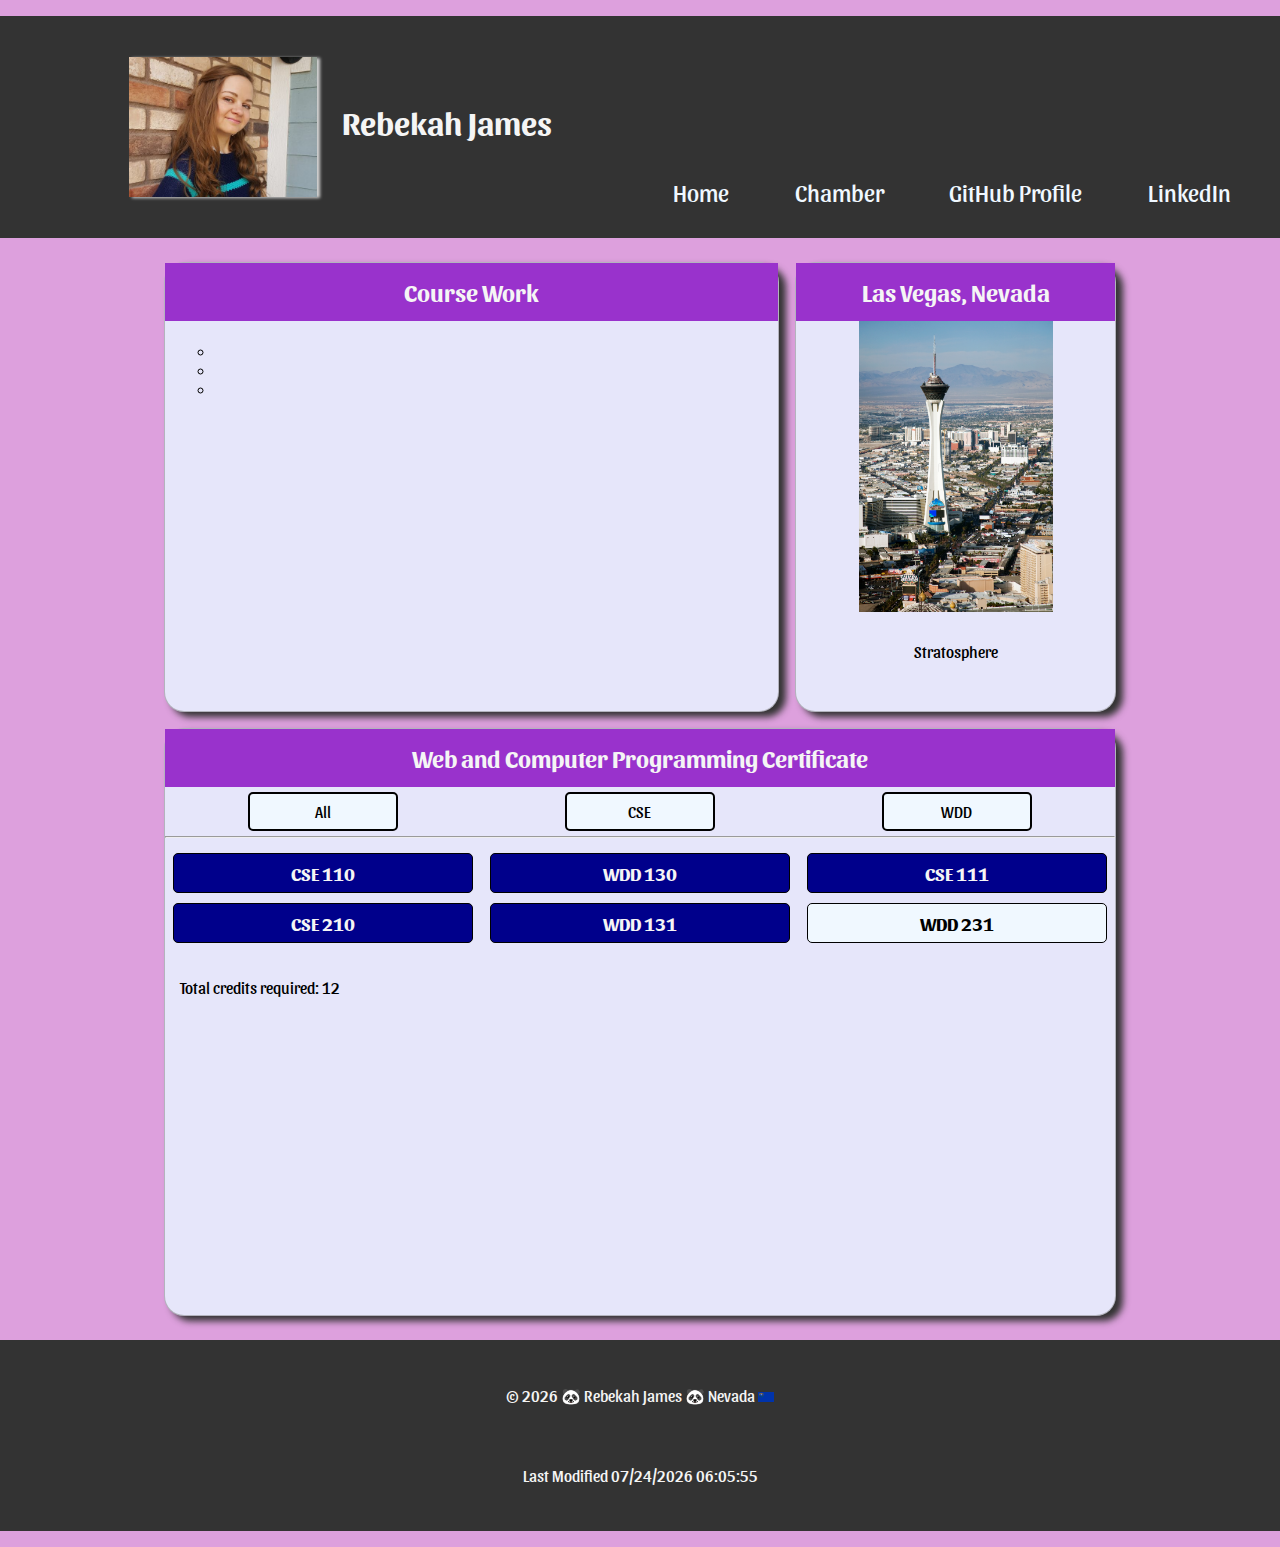
<file: index.html>
<!DOCTYPE html>
<html lang="en">
<head>
    <link rel="stylesheet" href="styles/course-page.css">
    <link rel="preconnect" href="https://fonts.googleapis.com">
    <link rel="preconnect" href="https://fonts.gstatic.com" crossorigin>
    <link rel="icon" type="image/x-icon" href="images/panda-icon-png.png">
    <link href="https://fonts.googleapis.com/css2?family=Sansita:ital,wght@0,400;0,700;0,800;0,900;1,400;1,700;1,800;1,900&display=swap" rel="stylesheet">
    <meta charset="UTF-8">
    <meta name="viewport" content="width=device-width, initial-scale=1.0">
    <meta name="author" content="Rebekah James">
    <meta name="description" content="WDD 231 Web Frontend Development I Home Page">
    <meta property="og:url"                content="https://rjam16.github.io/wdd231/" />
    <meta property="og:type"               content="website" />
    <meta property="og:title"              content="WDD 231 - Web Frontend Development I - Rebekah James" />
    <meta property="og:description"        content="WDD 231 Web Frontend Development I Course Home Page" />
    <meta property="og:image"              content="https://skylinespace.nyc3.cdn.digitaloceanspaces.com/media/images/lasvegas_19_4075_up.jpg" />
    <title>WDD 231 - Web Frontend Development I - Rebekah James</title>
    <script src="scripts/home-page.js" defer></script>
</head>
<body>
    <header>
        <h1><img src="images/myimage500.jpg" alt="image of myself">Rebekah James</h1>
        <button id="menu"></button>
        <nav class="navigation">
            <a class="navlink" href="index.html">Home</a>
            <a class="navlink" href="chamber/index.html">Chamber</a>
            <a class="navlink" href="https://github.com/rjam16/wdd231">GitHub Profile</a>
            <a class="navlink" href="https://www.linkedin.com/">LinkedIn</a>
        </nav>
    </header>
    <main>
        <section class="card">
            <h2>Course Work</h2>
            <ul class="projects">
                <li></li>
                <li></li>
                <li></li>
            </ul>
        </section>
        <section class="card2">
            <h2>Las Vegas, Nevada</h2>
            <img src="images/lasvegas-stratosphere.jpg" alt="Stratosphere-picture">
            <p>Stratosphere</p>
        </section>
        <section class="card3">
            <h2>Web and Computer Programming Certificate</h2>
            <div id="labels">
                <p id="all">All</p>
                <p id="cse">CSE</p>
                <p id="wdd">WDD</p>
            </div>
            <hr>
            <div id="cards"></div>
            <p id="credits"></p>
        </section>
        <dialog id="course-details"></dialog>
    </main>
    <footer>
        <p>&copy; <span id="currentyear"></span> 🐼 Rebekah James 🐼 Nevada <img src="images/nevadaflag.png" alt="nevadaflag"></p>
        <p>Last Modified <span id="lastModified"></span></p>
    </footer>
</body>
</html>
</file>
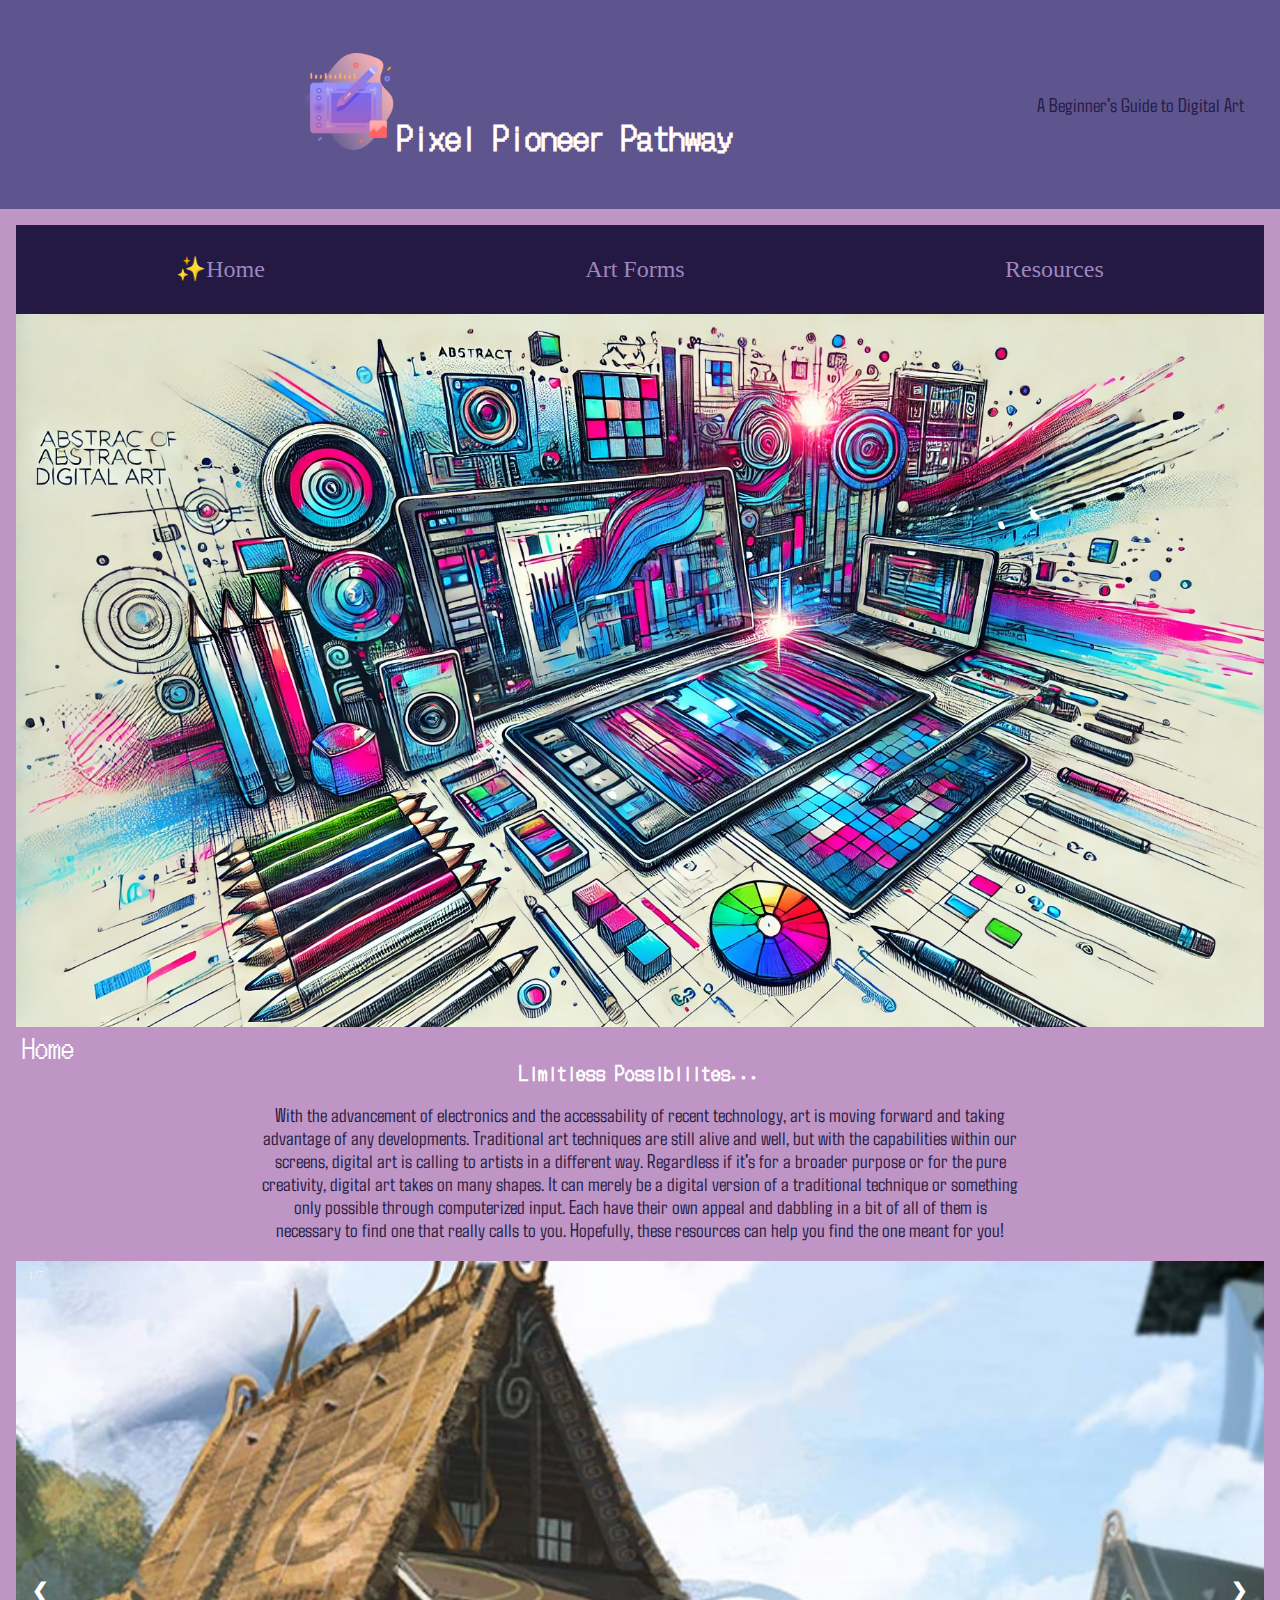
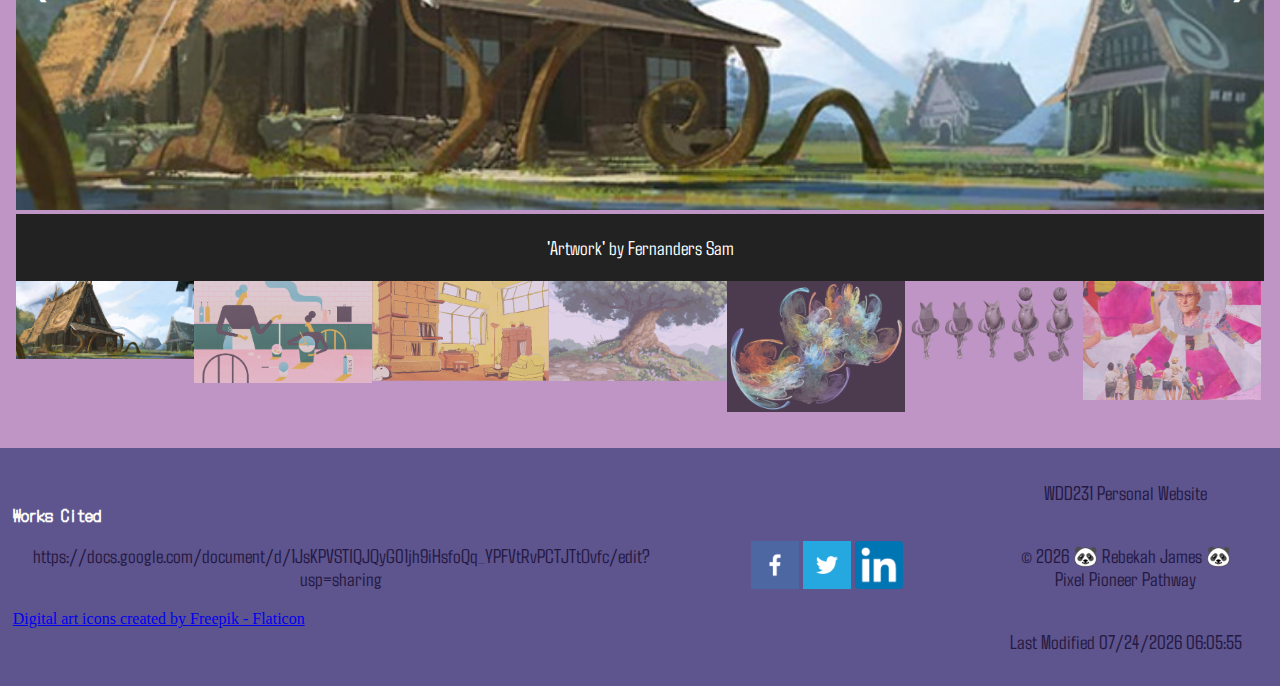
<file: art-website/index.html>
<!DOCTYPE html>
<html lang="en">
    <head>
        <link rel="stylesheet" href="styles/small.css">
        <link rel="stylesheet" href="styles/large.css">
        <link rel="preconnect" href="https://fonts.googleapis.com">
        <link rel="preconnect" href="https://fonts.gstatic.com" crossorigin>
        <link href="https://fonts.googleapis.com/css2?family=Agdasima:wght@400;700&family=DotGothic16&display=swap" rel="stylesheet">
        <link rel="icon" type="image/x-icon" href="digital-art.png">
        <meta charset="UTF-8">
        <meta name="viewport" content="width=device-width, initial-scale=1.0">
        <meta name="author" content="Rebekah James">
        <meta name="description" content="WDD 231 Pixel Pioneer Pathway Home Page">
        <meta property="og:url"                content="https://rjam16.github.io/wdd231/art-website/index.html" />
        <meta property="og:type"               content="website" />
        <meta property="og:title"              content="Pixel Pioneer Pathway Home Page" />
        <meta property="og:description"        content="WDD 231 Pixel Pioneer Pathway Home Page" />
        <meta property="og:image"              content="https://encrypted-tbn0.gstatic.com/images?q=tbn:ANd9GcRn0Le1gk1EijNoNOI3AdanvFqPMxkCQQbsqw&s" />
        <meta property="twitter:card"               content="summary" />
        <meta property="twitter:site"               content="Pixel Pioneer Pathway Home Page" />
        <meta property="twitter:type"               content="website" />
        <meta property="twitter:title"              content="Pixel Pioneer Pathway Home Page" />
        <meta property="twitter:description"        content="WDD 231 Pixel Pioneer Pathway Home Page" />
        <meta property="twitter:image"              content="https://encrypted-tbn0.gstatic.com/images?q=tbn:ANd9GcRn0Le1gk1EijNoNOI3AdanvFqPMxkCQQbsqw&s" />
        <link rel="stylesheet" href="styles/normalize.css">
        <title>Pixel Pioneer Pathway Home Page</title>
        <script src="scripts/home.js" defer></script>
    </head>
    <body>
        <header>
            <h1><img class="logo" src="images/pen-tablet.png" alt="Logo">Pixel Pioneer Pathway</h1>
            <p>A Beginner's Guide to Digital Art</p>
            <button id="menu"></button>
        </header>
        <main>
            <nav class="navigation">
                <a class="active" href="art-website/index.html">Home</a>
                <a href="art-website/art-forms.html">Art Forms</a>
                <a href="art-website/resources.html">Resources</a>
            </nav>
            <div class="hero">
                <picture>
                    <source media="(max-width:38rem)" srcset="images/1967_The_Techniques_of_Abstract_Digital_Art.webp 615w" sizes="100vw">
                    <img src="images/1967_The_Techniques_of_Abstract_Digital_Art.webp" alt="image for homepage" width="1600" height="500" loading="lazy">
                </picture>
            </div>
            <h2>Home</h2>
            <section class="intro">
                <h3>Limitless Possibilites...</h3>
                <p>With the advancement of electronics and the accessability of recent technology, art is moving forward and taking advantage of any developments. Traditional art techniques are still alive and well, but with the capabilities within our screens, digital art is calling to artists in a different way. Regardless if it's for a broader purpose or for the pure creativity, digital art takes on many shapes. It can merely be a digital version of a traditional technique or something only possible through computerized input. Each have their own appeal and dabbling in a bit of all of them is necessary to find one that really calls to you. Hopefully, these resources can help you find the one meant for you! </p>
            </section>
            <div id="carousel">
                <div class="mySlides">
                    <div class="numbertext">1/7</div>
                    <img src="images/digital-painting-2.jpg" style="width:100%" loading="lazy">
                </div>
                <div class="mySlides">
                    <div class="numbertext">2/7</div>
                    <img src="images/vector-art-2.jpg" style="width:100%" loading="lazy">
                </div>
                <div class="mySlides">
                    <div class="numbertext">3/7</div>
                    <img src="images/2D-animation-2.gif" style="width:100%" loading="lazy">
                </div>
                <div class="mySlides">
                    <div class="numbertext">4/7</div>
                    <img src="images/pixel-art-4.png" style="width:100%" loading="lazy">
                </div>
                <div class="mySlides">
                    <div class="numbertext">5/7</div>
                    <img src="images/fractal-art-3.jpg" style="width:100%" loading="lazy">
                </div>
                <div class="mySlides">
                    <div class="numbertext">6/7</div>
                    <img src="images/3D-model-1.webp" style="width:100%" loading="lazy">
                </div>
                <div class="mySlides">
                    <div class="numbertext">7/7</div>
                    <img src="images/digital-collage-1.webp" style="width:100%" loading="lazy">
                </div>
                <a class="prev" onclick="plusSlides(-1)">&#10094</a>
                <a class="next" onclick="plusSlides(1)">&#10095</a>
                <div class="caption-container">
                    <p id="caption"></p>
                </div>
                <div class="row">
                    <div class="column">
                        <img class="demo cursor" src="images/digital-painting-2.jpg" style="width:100%" onclick="currentSlide(1)" alt="'Artwork' by Fernanders Sam">
                    </div>
                    <div class="column">
                        <img class="demo cursor" src="images/vector-art-2.jpg" style="width:100%" onclick="currentSlide(2)" alt="'When Granny's here' by Fran Labuschagne">
                    </div>
                    <div class="column">
                        <img class="demo cursor" src="images/2D-animation-2.gif" style="width:100%" onclick="currentSlide(3)" alt="https://benoitmichelet.tumblr.com">
                    </div>
                    <div class="column">
                        <img class="demo cursor" src="images/pixel-art-4.png" style="width:100%" onclick="currentSlide(4)" alt="'Tree on a hill' by FromFable">
                    </div>
                    <div class="column">
                        <img class="demo cursor" src="images/fractal-art-3.jpg" style="width:100%" onclick="currentSlide(5)" alt="'Water Lilies' by Roger Johnston">
                    </div>
                    <div class="column">
                        <img class="demo cursor" src="images/3D-model-1.webp" style="width:100%" onclick="currentSlide(6)" alt="'Feather Sentinel' by James Ives">
                    </div>
                    <div class="column">
                        <img class="demo cursor" src="images/digital-collage-1.webp" style="width:100%" onclick="currentSlide(7)" alt="'Babyboomers' by Christian Barthold">
                    </div>
                </div>
            </div>
        </main>
        <footer>
            <section class="work-cited">
                <h4>Works Cited</h4>
                <p>https://docs.google.com/document/d/1JsKPVSTIQJQyG01jh9iHsfoQq_YPFVtRvPCTJTtOvfc/edit?usp=sharing</p>
                <a class="attribution" href="https://www.flaticon.com/free-icons/digital-art" title="digital art icons">Digital art icons created by Freepik - Flaticon</a>
            </section>
            <div id="social">
                <a href="https://facebook.com"><img src="images/facebook.png" alt="Facebook icon" width="48" height="48"></a>
                <a href="https://twitter.com"><img src="images/twitter.png" alt="Twitter icon" width="48" height="48"></a>
                <a href="https://linkedin.com"><img src="images/LinkedIn-icon.png" alt="LinkedIn icon" width="48" height="48"></a>
            </div>
            <div class="wdd231">
                <p>WDD231 Personal Website</p>
                <p>&copy; <span id="currentyear"></span> 🐼 Rebekah James 🐼 Pixel Pioneer Pathway</p>
                <p>Last Modified <span id="lastModified"></span></p>
            </div>
        </footer>
    </body>
    </html>
</file>
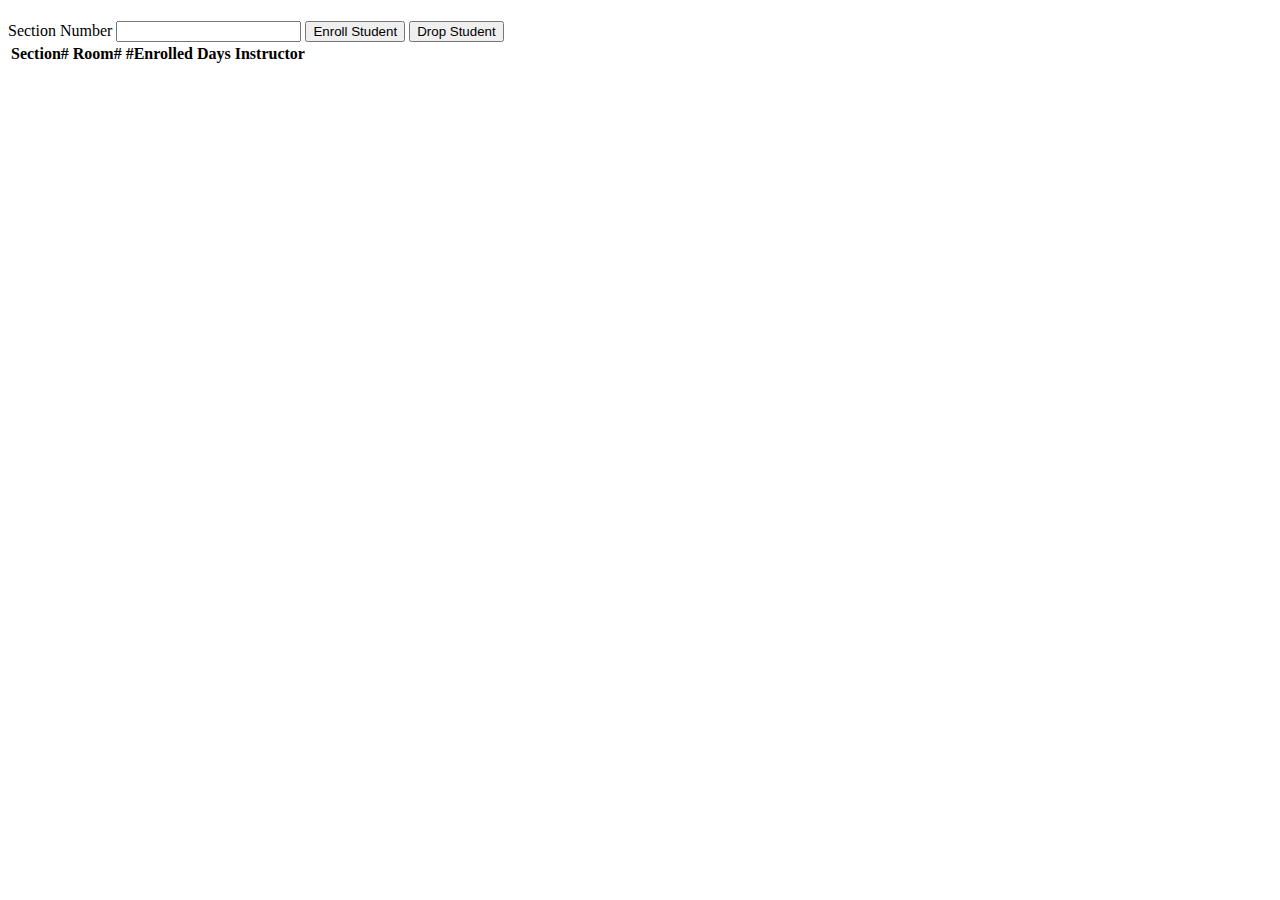
<file: modules.html>
<!-- modules.html -->
<!DOCTYPE html>
<html lang="en">
  <head>
    <meta charset="UTF-8" />
    <meta http-equiv="X-UA-Compatible" content="IE=edge" />
    <meta name="viewport" content="width=device-width, initial-scale=1.0" />
    <title>Courses and sections</title>
    <script src="modules.js" type="module"></script>
  </head>
  <body>
    <h1 id="courseName"></h1>
    <h2 id="courseCode"></h2>
    <label for="sectionNumber">Section Number</label>
    <input id="sectionNumber" />
    <button id="enrollStudent">Enroll Student</button>
    <button id="dropStudent">Drop Student</button>

    <table>
      <thead>
        <tr>
          <th>Section#</th>
          <th>Room#</th>
          <th>#Enrolled</th>
          <th>Days</th>
          <th>Instructor</th>
        </tr>
      </thead>
      <tbody id="sections"></tbody>
    </table>
  </body>
</html>
</file>
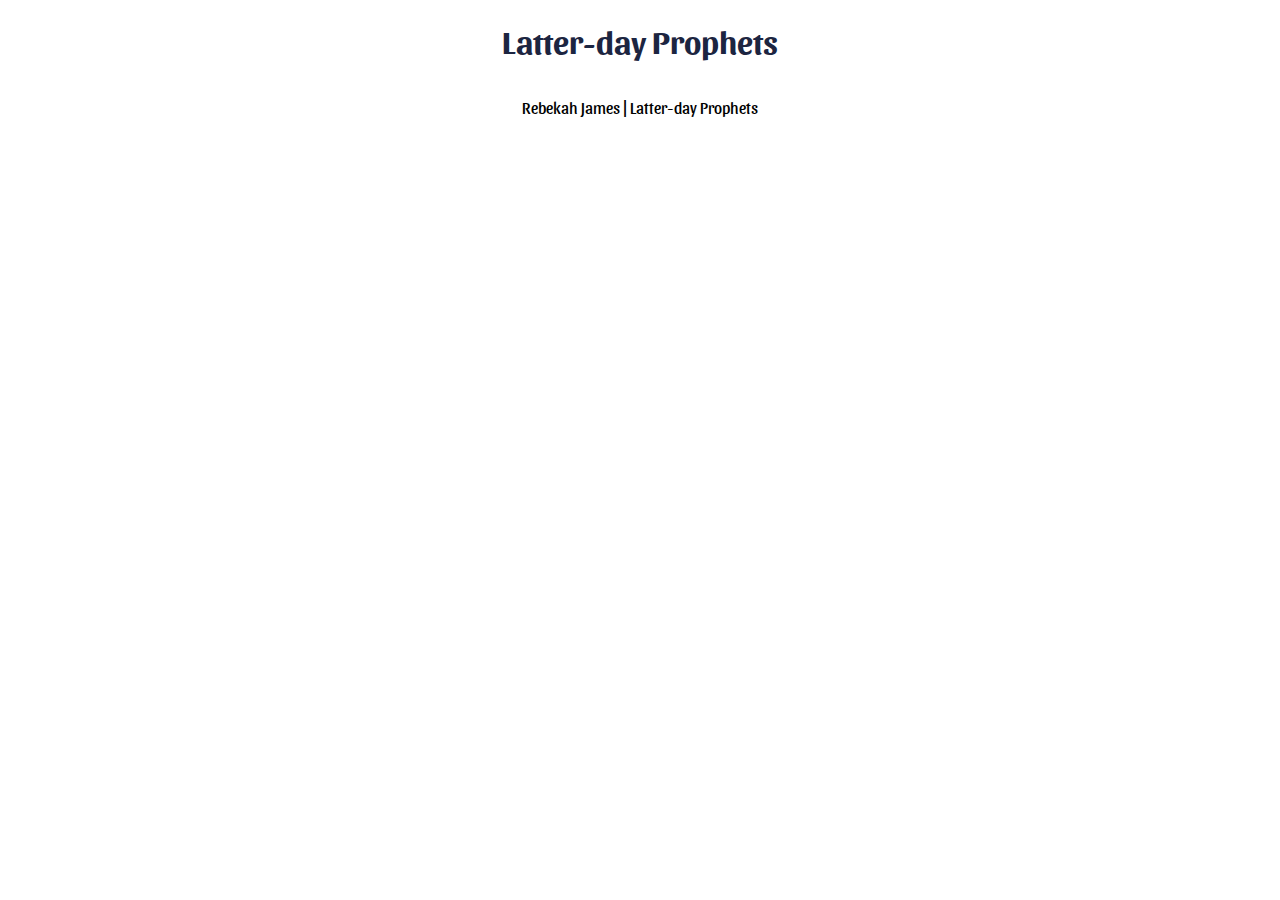
<file: prophets.html>
<!DOCTYPE html>
<html lang="en">
<head>
    <link rel="stylesheet" href="styles/prophets.css">
    <link rel="preconnect" href="https://fonts.googleapis.com">
    <link rel="preconnect" href="https://fonts.gstatic.com" crossorigin>
    <link rel="icon" type="image/x-icon" href="images/panda-icon-png.png">
    <link href="https://fonts.googleapis.com/css2?family=Sansita:ital,wght@0,400;0,700;0,800;0,900;1,400;1,700;1,800;1,900&display=swap" rel="stylesheet">
    <meta charset="UTF-8">
    <meta name="viewport" content="width=device-width, initial-scale=1.0">
    <meta name="author" content="Rebekah James">
    <meta name="description" content="Prophet Page">
    <title>Prophets</title>
    <script src="scripts/prophets.js" defer></script>
</head>
<body>
    <header>
        <h1>Latter-day Prophets</h1>
    </header>
    <main>
        <div id="cards"></div>
    </main>
    <footer>
        Rebekah James | Latter-day Prophets
    </footer>
</body>
</html>
</file>
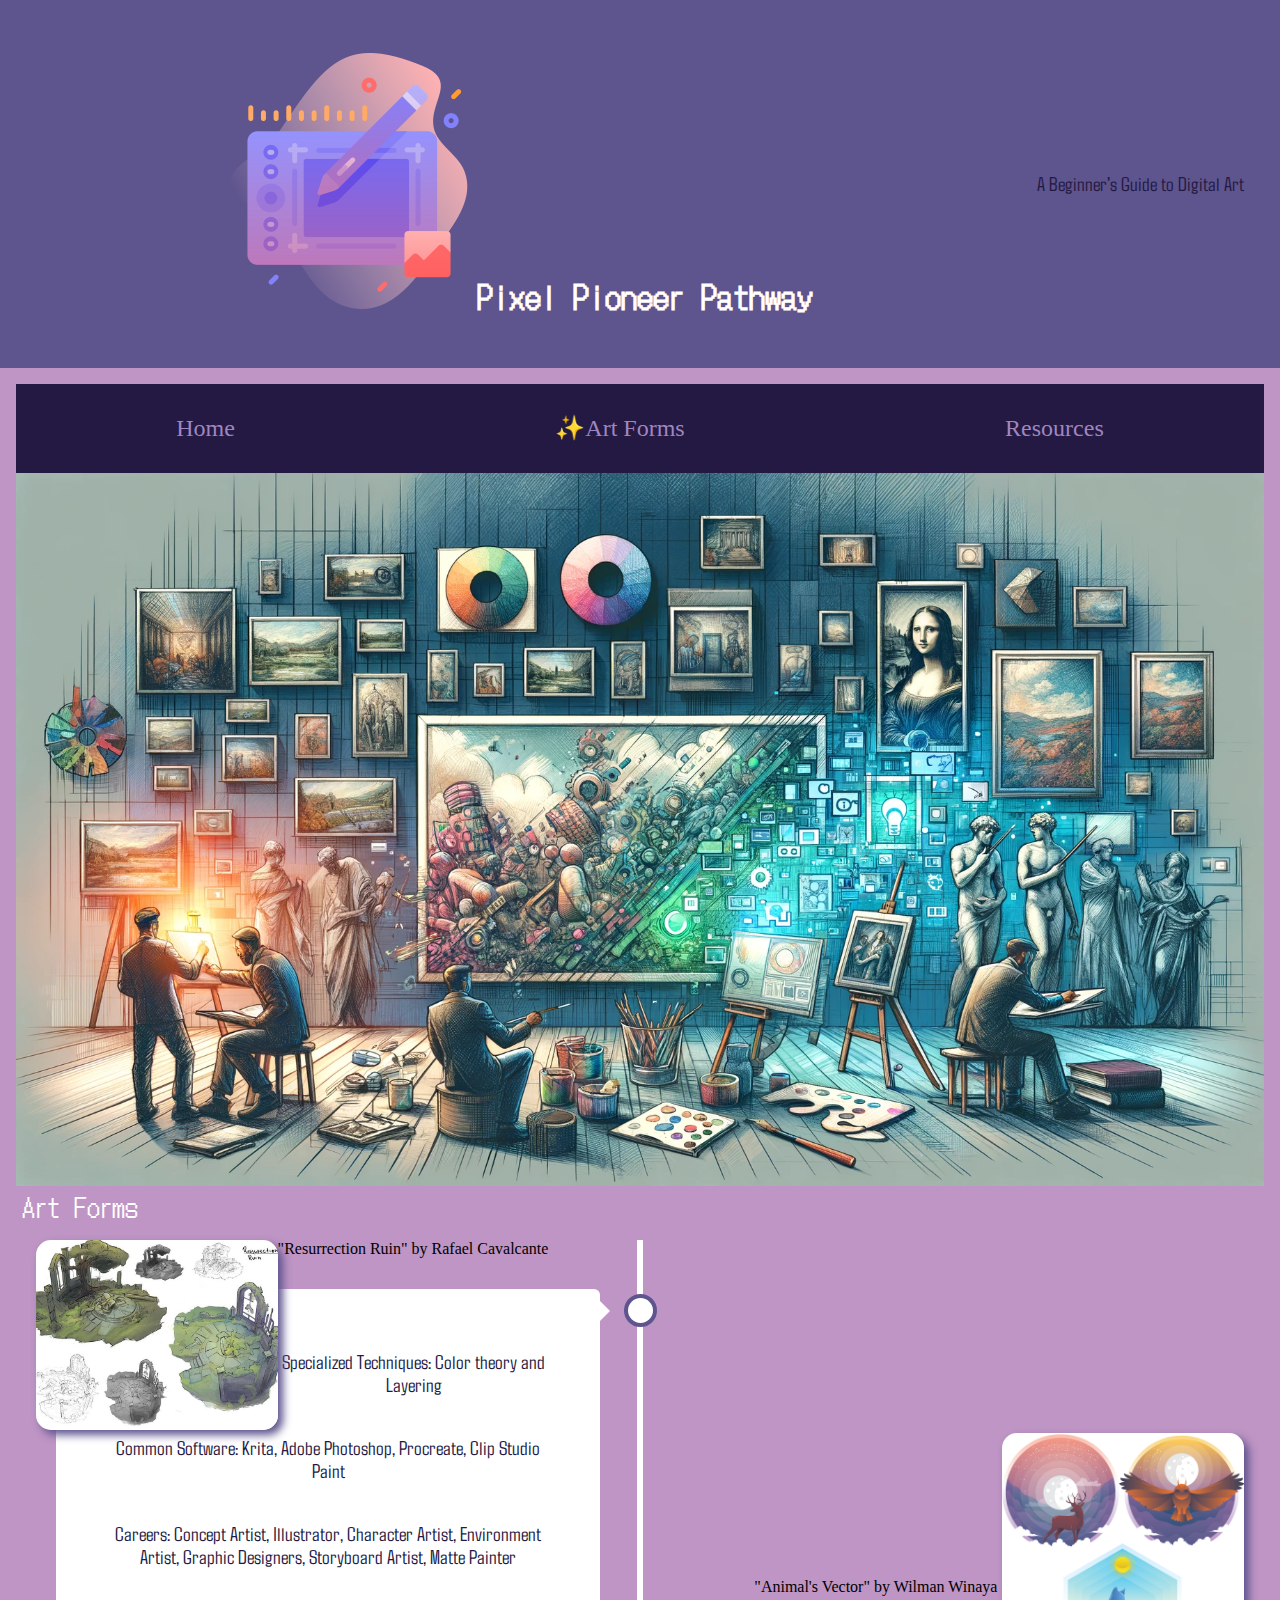
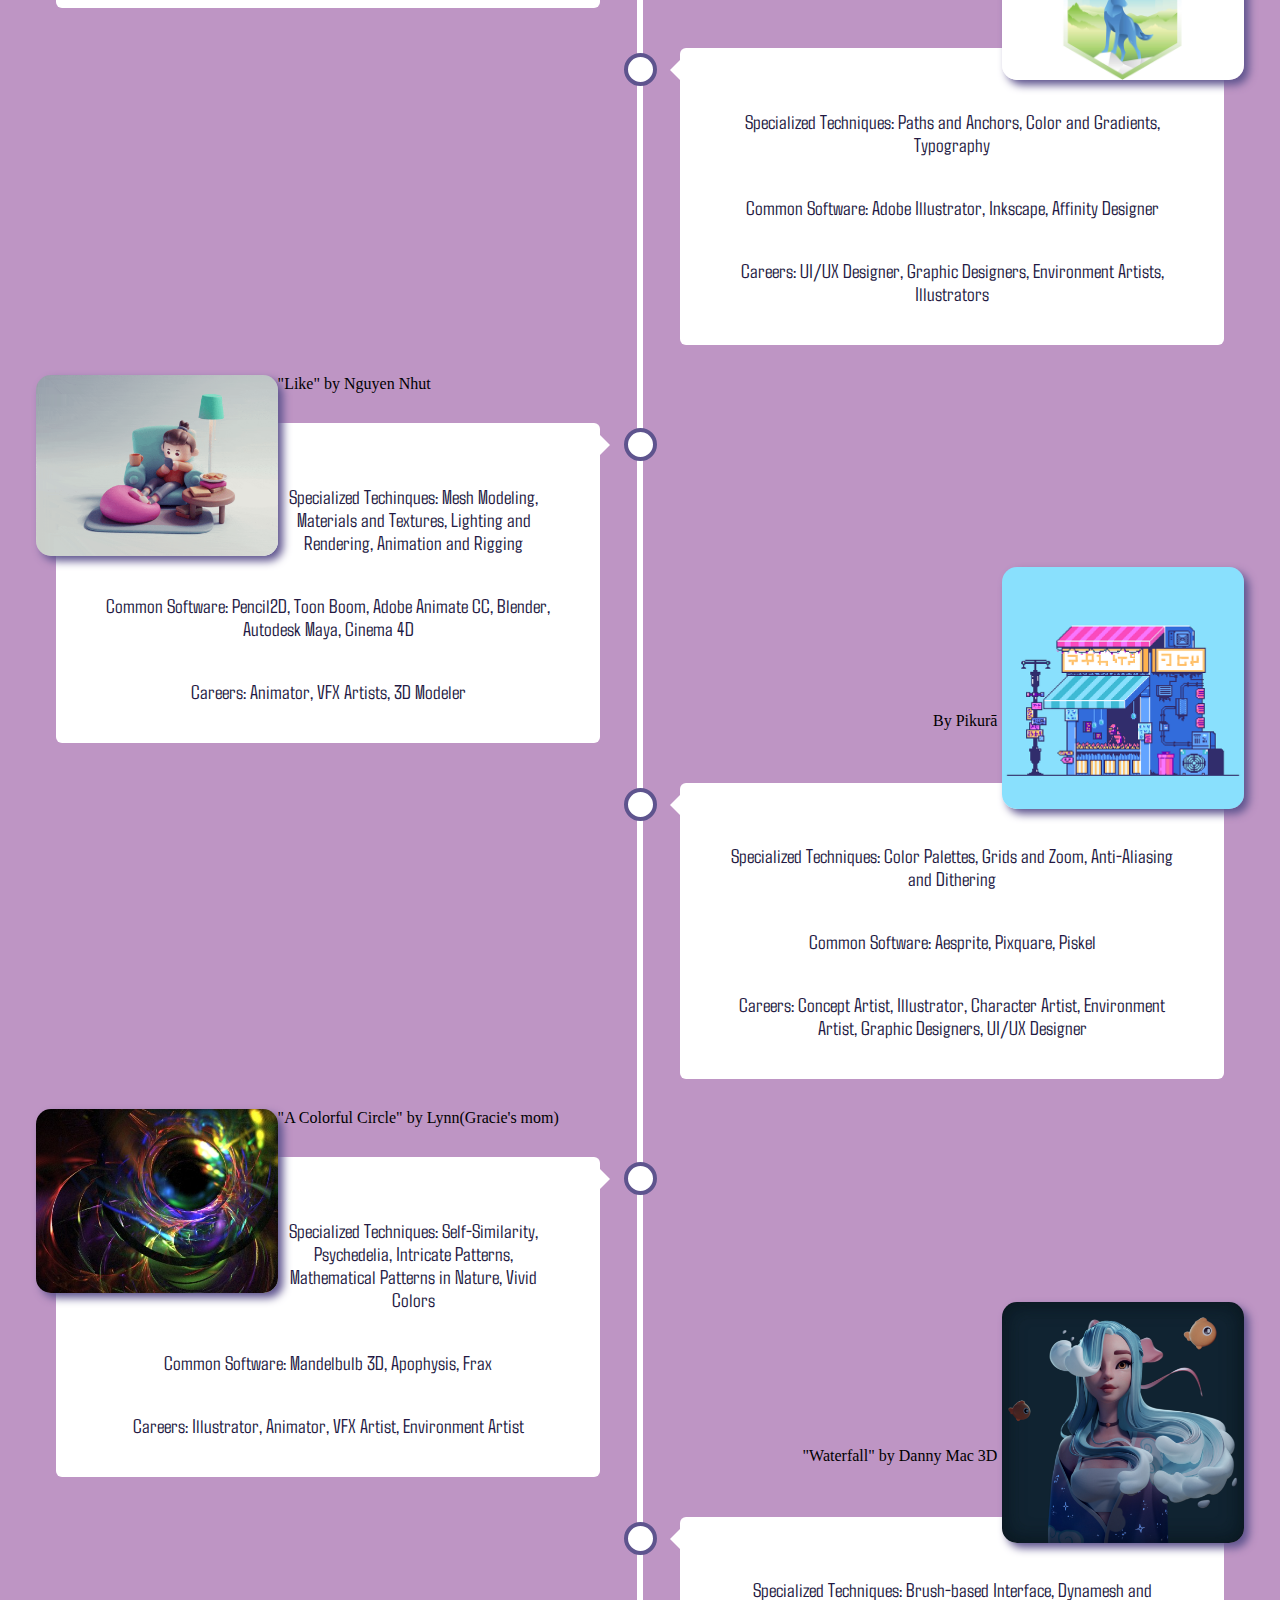
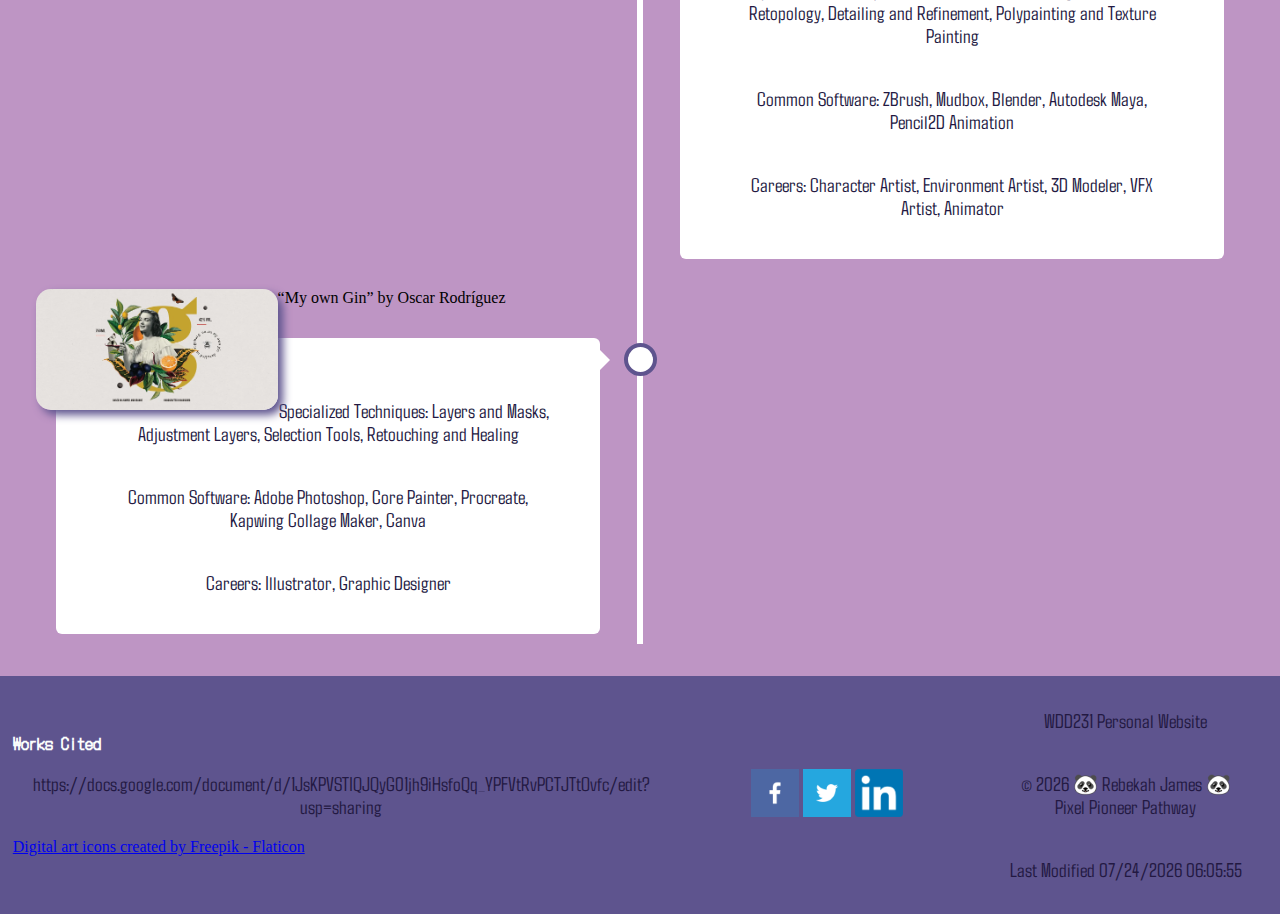
<file: art-website/art-forms.html>
<!DOCTYPE html>
<html lang="en">
    <head>
        <link rel="stylesheet" href="styles/small.css">
        <link rel="stylesheet" href="styles/large.css">
        <link rel="preconnect" href="https://fonts.googleapis.com">
        <link rel="preconnect" href="https://fonts.gstatic.com" crossorigin>
        <link href="https://fonts.googleapis.com/css2?family=Agdasima:wght@400;700&family=DotGothic16&display=swap" rel="stylesheet">
        <link rel="icon" type="image/x-icon" href="digital-art.png">
        <meta charset="UTF-8">
        <meta name="viewport" content="width=device-width, initial-scale=1.0">
        <meta name="author" content="Rebekah James">
        <meta name="description" content="WDD 231 Pixel Pioneer Pathway Art Forms Page">
        <meta property="og:url"                content="https://rjam16.github.io/wdd231//art-website/art-forms.html" />
        <meta property="og:type"               content="website" />
        <meta property="og:title"              content="Pixel Pioneer Pathway Art Forms Page" />
        <meta property="og:description"        content="WDD 231 Pixel Pioneer Pathway Art Forms Page" />
        <meta property="og:image"              content="https://encrypted-tbn0.gstatic.com/images?q=tbn:ANd9GcRn0Le1gk1EijNoNOI3AdanvFqPMxkCQQbsqw&s" />
        <meta property="twitter:card"               content="summary" />
        <meta property="twitter:site"               content="Pixel Pioneer Pathway Art Forms Page" />
        <meta property="twitter:type"               content="website" />
        <meta property="twitter:title"              content="Pixel Pioneer Pathway Art Forms Page" />
        <meta property="twitter:description"        content="WDD 231 Pixel Pioneer Pathway Art Forms Page" />
        <meta property="twitter:image"              content="https://encrypted-tbn0.gstatic.com/images?q=tbn:ANd9GcRn0Le1gk1EijNoNOI3AdanvFqPMxkCQQbsqw&s" />
        <link rel="stylesheet" href="styles/normalize.css">
        <title>Pixel Pioneer Pathway Art Forms Page</title>
        <script src="scripts/art-forms.js" defer></script>
    </head>
    <body>
        <header>
            <h1><img src="images/pen-tablet.png" alt="Logo">Pixel Pioneer Pathway</h1>
            <p>A Beginner's Guide to Digital Art</p>
            <button id="menu"></button>
        </header>
        <main>
            <nav class="navigation">
                <a href="art-website/index.html">Home</a>
                <a class="active" href="art-website/art-forms.html">Art Forms</a>
                <a href="art-website/resources.html">Resources</a>
            </nav>
            <div class="hero">
                <picture>
                    <source media="(max-width:38rem)" srcset="images/146_the_impact_of_digital_art_on_traditional_art_forms.webp 615w" sizes="100vw">
                    <img src="images/146_the_impact_of_digital_art_on_traditional_art_forms.webp" alt="image for page 2" width="1600" height="500" loading="lazy">
                </picture>
            </div>
            <h2>Art Forms</h2>
            <div class="timeline">
                <section class="images">
                    <img class="left-side-img"
                        src="images/digital-painting-4.jpg"
                        alt="digital concept art"> 
                    <figcaption>"Resurrection Ruin" by Rafael Cavalcante</figcaption>
                </section>
                <div class="container left">
                    <div class="content">
                        <h3>Digital Painting</h3>
                        <p>Specialized Techniques: Color theory and Layering</p>
                        <p>Common Software: Krita, Adobe Photoshop, Procreate, Clip Studio Paint</p>
                        <p>Careers: Concept Artist, Illustrator, Character Artist, Environment Artist, Graphic Designers, Storyboard Artist, Matte Painter</p>
                    </div>
                </div>
                <section class="images">
                    <img class="right-side-img"
                            src="images/vector-art-3.jpg"
                            alt="animal logos in vector art">
                    <figcaption class="right-attribute">"Animal's Vector" by Wilman Winaya</figcaption>
                </section>
                <div class="container right">
                    <div class="content">
                        <h3>Vector Art</h3>
                        <p>Specialized Techniques: Paths and Anchors, Color and Gradients, Typography</p>
                        <p>Common Software: Adobe Illustrator, Inkscape, Affinity Designer</p>
                        <p>Careers: UI/UX Designer, Graphic Designers, Environment Artists, Illustrators</p>
                    </div>
                </div>
                <section class="images">
                    <img class="left-side-img"
                        src="images/3D-animation-1.gif"
                        alt="3D animated girl scrolling on her phone">
                    <figcaption>"Like" by Nguyen Nhut</figcaption>
                </section>
                <div class="container left">
                    <div class="content">
                        <h3>Animation: 2D or 3D</h3>
                        <p>Specialized Techinques: Mesh Modeling, Materials and Textures, Lighting and Rendering, Animation and Rigging</p> 
                        <p>Common Software: Pencil2D, Toon Boom, Adobe Animate CC, Blender, Autodesk Maya, Cinema 4D</p>
                        <p>Careers: Animator, VFX Artists, 3D Modeler</p>
                    </div>
                </div>
                <section class="images">
                    <img class="right-side-img"
                                src="images/pixel-art-3.png"
                                alt="pixel art retro store">
                    <figcaption class="right-attribute">By Pikurā</figcaption>
                </section>
                <div class="container right">
                    <div class="content">
                        <h3>Pixel Art</h3>
                        <p>Specialized Techniques: Color Palettes, Grids and Zoom, Anti-Aliasing and Dithering</p>
                        <p>Common Software: Aesprite, Pixquare, Piskel</p>
                        <p>Careers: Concept Artist, Illustrator, Character Artist, Environment Artist, Graphic Designers, UI/UX Designer</p>
                    </div>
                </div>
                <section class="images">
                    <img class="left-side-img"
                        src="images/fractal-art-1.jpg"
                        alt="circular fractal art">
                    <figcaption>"A Colorful Circle" by Lynn(Gracie's mom)</figcaption>
                </section>
                <div class="container left">
                    <div class="content">
                        <h3>Fractal Art</h3>
                        <p>Specialized Techniques: Self-Similarity, Psychedelia, Intricate Patterns, Mathematical Patterns in Nature, Vivid Colors</p> 
                        <p>Common Software: Mandelbulb 3D, Apophysis, Frax</p>
                        <p>Careers: Illustrator, Animator, VFX Artist, Environment Artist</p>
                    </div>
                </div>
                <section class="images">
                    <img class="right-side-img"
                        src="images/3D-model-2.jpg"
                        alt="3D sculpted woman with wavy hair">
                    <figcaption class="right-attribute">"Waterfall" by Danny Mac 3D</figcaption>
                </section>
                <div class="container right">
                    <div class="content">
                        <h3>3D Modeling & Sculpting</h3>
                        <p>Specialized Techniques: Brush-based Interface, Dynamesh and Retopology, Detailing and Refinement, Polypainting and Texture Painting</p>
                        <p>Common Software: ZBrush, Mudbox, Blender, Autodesk Maya, Pencil2D Animation</p>
                        <p>Careers: Character Artist, Environment Artist, 3D Modeler, VFX Artist, Animator</p>
                    </div>
                </div>
                <section class="images">
                    <img class="left-side-img"
                        src="images/digital-collage-2.webp"
                        alt="digital collage advertisment">
                    <figcaption>“My own Gin” by Oscar Rodríguez</figcaption>
                </section>
                <div class="container left">
                    <div class="content">
                        <h3>Digital Collage</h3>
                        <p>Specialized Techniques: Layers and Masks, Adjustment Layers, Selection Tools, Retouching and Healing</p>
                        <p>Common Software: Adobe Photoshop, Core Painter, Procreate, Kapwing Collage Maker, Canva</p>
                        <p>Careers: Illustrator, Graphic Designer</p>
                    </div>
                </div>
            </div>
        </main>
        <footer>
            <section class="work-cited">
                <h4>Works Cited</h4>
                <p>https://docs.google.com/document/d/1JsKPVSTIQJQyG01jh9iHsfoQq_YPFVtRvPCTJTtOvfc/edit?usp=sharing</p>
                <a class="attribution" href="https://www.flaticon.com/free-icons/digital-art" title="digital art icons">Digital art icons created by Freepik - Flaticon</a>
            </section>
            <div id="social">
                <a href="https://facebook.com"><img src="images/facebook.png" alt="Facebook icon" width="48" height="48"></a>
                <a href="https://twitter.com"><img src="images/twitter.png" alt="Twitter icon" width="48" height="48"></a>
                <a href="https://linkedin.com"><img src="images/LinkedIn-icon.png" alt="LinkedIn icon" width="48" height="48"></a>
            </div>
            <div class="wdd231">
                <p>WDD231 Personal Website</p>
                <p>&copy; <span id="currentyear"></span> 🐼 Rebekah James 🐼 Pixel Pioneer Pathway</p>
                <p>Last Modified <span id="lastModified"></span></p>
            </div>
        </footer>
    </body>
    </html>
</file>
<file: styles/course-page.css>
* {
    padding: 0;
    margin: 0;
    box-sizing: border-box;
    font-family:"Sansita";
}
body{
    margin: 1rem auto;
    max-width:1300px;
    min-width:300px;
    background-color: plum;
}
header, main, footer {
    border: 5px;
    padding: 1rem; 
}
header, footer {
    background-color: #333333;
    color: whitesmoke;
    font-family: Lato;
}
header {
    display: inline-flex;
    align-items: end;
}
h1 {
    font-weight: bold;
    font-size: 2rem;
    text-align: center;
    padding: 1 rem;
    align-items: center;
    animation-duration: 3s;
    animation-name: slidein;
}
/*
.navigation {
    grid-column: 1/4;
    list-style: none;
    display: flex;
    align-items: center;
    background-color: #333333;
    margin: 0 auto;
    max-width: 1200px;
}
.navlink {
    display: block;
    flex: 1 1 auto;
    text-decoration: none;
    text-align: center;
    color:whitesmoke;
    padding: 1rem;
    font-size:1.5rem;
}
.active {
    background-color: aliceblue;
}
nav ul {
    overflow: hidden;
}
a:hover {
    text-decoration: overline;
    text-size-adjust: 5%;
}
a {
    color:black;
}
.open a {
    display: block;
    grid-template-rows: 1fr;
}
#menu {
    font-size: 1.5rem;
    border: 0;
    background: none;
    position: absolute;
    top: 1rem;
    right: 2vw;
}
#menu::before {
    content: "☰";
    color: aliceblue;
}
#menu.open::before {
    content: "✖";
    color: aliceblue;
}
*/
#menu {
    font-size: 1.5rem;
    border: 0;
    background: none;
    position: absolute;
    top: 1rem;
    right: 2vw;
}
#menu::before {
    content: "☰";
    color: aliceblue;
}
#menu.open::before {
    content: "✖";
    color: aliceblue;
}
nav {
    display: flex;
    flex-direction: column;
    list-style: none;
    color: aliceblue;
    font-size: 1.2rem;
    background-color: #333333;
    max-width: 1200px;
    align-items: center;
}
a {
    display:none;
    padding: 1rem;
    text-align: center;
    text-decoration: none;
    color: aliceblue;
    font-size: 1.5rem;
    margin:0 auto
}
a:hover {
    text-decoration: overline;
    text-size-adjust: 5%;
}

/* when button is clicked */
.open a {
    display: block;
}
.active::before {
    content: "✨";
}
@keyframes slidein {
    from {
        opacity: 0;
        translate: -50vw 0;
    }
    38% {
        opacity: 40%;
        translate: 50vw 0;
        
    }
    to {
        translate: 0 0;
    }
}
main {
    max-width: 1000px;
    grid-column:1/4;
    align-content: center;
    justify-content: center;
    display: grid;
    grid-template: auto 1fr auto / auto 1fr auto;
    margin: auto;
}
section {
    border: 1px solid rgba(128, 128, 128, 0.493);
    border-radius: 20px;
    background-color: lavender;
    margin: .5rem;
    box-shadow: 7px 5px 7px #333333;
    min-width: fit-content;
}
.card {
    grid-column: 1/3;
}
ul.projects {
    list-style-position: outside;
    list-style-type: circle;
    align-items: center;
    justify-content: center;
    margin: 20px 0 20px 50px;
}
li {
    text-decoration: underline;
    margin: auto;
}
header img {
    max-width: 30%;
    max-height: 25%;
    margin: 25px;
    padding: auto;
    display: inline-flex;
    align-items: start;
    box-shadow: 3px 1px 3px lightgray;
    vertical-align:middle;
}
footer img {
    max-width: 1rem;
    max-height: 1rem;
    margin: auto;
    display: infline-flex;
    align-items: end;
}
.card2{
    grid-column: 3/4;
}
.card2 img{
    max-width: 65%;
    max-height: 65%;
    align-items: center;
    justify-content: center;
    display:block;
    margin: auto;
}
.card2 p{
    text-align: center;
}
.card3{
    grid-column: 1/4;
}
#labels {
    display: flex;
    text-align: center;
}
#labels p {
    text-align: center;
    padding: .5rem 1.5rem;
    max-width: 150px;
    border: 2px solid black;
    border-radius: 5px;
    background-color: aliceblue;
    margin: 5px auto;
}
#labels p:hover{
    cursor: pointer;
}
#cards {
    margin-top: 10px;
    display: block;
    align-items: center;
}
#cards div {
    cursor: pointer;
}
h3 {
    text-align: center;
    padding: .5rem;
    border: 1px solid black;
    border-radius: 5px;
    background-color: aliceblue; 
    max-width: 400px;  
    margin: 5px auto;
}
.completed {
    background-color: darkblue;
    color:whitesmoke;
}
h2 {
    background-color: darkorchid;
    color:whitesmoke;
    text-align: center;
    font-size: 1.5rem;
    padding: 15px;
}
p {
    padding: 30px 15px;
    font-size: 1rem;
}
dialog {
    border: 1px solid rgba(128, 128, 128, 0.493);
    border-radius: .25rem;
    padding: 1rem;
    background-color: #fff;
    box-shadow: 0 0 3rem #777;
    width: 90%;
    max-width: 600px;
}
::backdrop {
    background-color: rgba(0, 0, 0, 0.5);
}
dialog button {
    position: absolute;
    top: 23px;
    right: 23px;
    padding: .5rem 1 rem;
    border: 1px solid rgba(0, 0, 0, 0.1);
}
footer {
    text-align: center;
    align-content: center;
    justify-items: center;
}
@media screen and (min-width: 800px) {
    #menu {
        display: none;
    }
    header {
        flex: 100%;
        width: 100%;
        display: flex;
    }
    h1 {
        flex: 1;
    }
    nav {
        flex-direction: row;
        text-align: right;
        flex: 1;
        background-color: #333333;
    }
    a {
        display: inline;
        text-align: right;
    }
    #courses {
        grid-column: 1/3;
    }
    #cards {
        display: grid;
        grid-template-columns: repeat(auto-fit, minmax(310px, 1fr));
        place-items: center;       
    }
    h3 {
        min-width: 300px;
    }
    #labels p {
        min-width: 150px;
    }
}
</file>
<file: art-website/styles/small.css>
@import url('https://fonts.googleapis.com/css2?family=Agdasima:wght@400;700&family=DotGothic16&display=swap');

:root {
    --primary-color: #231942   ;
    --secondary-color: #9F86C0 ;
    --accent1-color: #E0B1CB;
    --accent2-color: #5E548E;
    --accent3-color: #BE95C4;
    --heading-font: "DotGothic16";
    --paragraph-font: Lato, "Agdasima";
    --paragraph-bold: "Agdasima", Lato;
    --headline-color-on-white: #5E548E;
    --headline-color-on-color: white;
    --paragraph-color-on-white: #231942;
    --paragraph-color-on-color: white;
    --paragraph-background-color: #BE95C4;
    --nav-link-color: #9F86C0;
    --nav-background-color: #231942;
    --nav-hover-link-color: #E0B1CB;
    --nav-hover-background-color: #231942;
}
* {
    padding: 0;
    margin: 0;
    box-sizing: border-box;
}
body {
    background-color: var(--paragraph-background-color);
}
header, main, footer {
    border: 5px;
    padding: 1rem; 
}
header, footer {
    color: var(--headline-color-on-color);
    background-color: var(--accent2-color);
}
header {
    display: inline-flex;
    align-items: end;
}
header p {
    margin: auto;
    text-align: center;
    justify-content: center;
    align-items: center;
}
.logo {
    max-width: 10%;
    max-height: 10%;
    margin:0;
    padding: auto;
    display: inline-flex;
    align-items: start;
}
h1, h2, h3, h4, h5, h6 {
    font-family: var(--heading-font);
    color: var(--headline-color-on-color);
}
p {
    font-family: var(--paragraph-font);
    color: var(--paragraph-color-on-white);
    padding: 1em;
    font-size: 1rem;
}
h1 {
    font-weight: bold;
    font-size: 2rem;
    text-align: center;
    padding: 1rem;
    align-items: center;
    vertical-align: middle;
    animation-duration: 3s;
    animation-name: slidein;
}
@keyframes slidein {
    from {
        opacity: 0;
        translate: -50vw 0;
    }
    38% {
        opacity: 40%;
        translate: 50vw 0;
        
    }
    to {
        translate: 0 0;
    }
}
#menu {
    font-size: 1.5rem;
    border: 0;
    background: none;
    position: absolute;
    top: 1rem;
    right: 2vw;
}
#menu::before {
    content: "☰";
    color: var(--headline-color-on-color);
}
#menu.open::before {
    content: "✖";
    color: var(--headline-color-on-color);
}
nav {
    display: flex;
    flex-direction: column;
    list-style: none;
    background-color: var(--nav-background-color);
    line-height: 3em;
    text-align: center;
    font-size: 1.2em;
    max-width: 1200px;
}
nav a {
    display:none;
    padding: 1rem;
    text-align: center;
    text-decoration: none;
    font-size: 1.5rem;
    margin:0 auto;
}
nav a:link, nav a:visited {
    color: var(--nav-link-color);
}
nav a:hover {
    color: var(--nav-hover-link-color);
    background-color: var(--nav-hover-background-color);
    font-weight: 700;
    text-decoration: underline;
}
.open a {
    display: block;
}
.active::before {
    content: "✨";
}
.hero {
    position: relative;
}
.hero img {
    width: 100%;
    height: auto;
    margin: auto;
}
h2 {
    font-weight: 400;
    margin-left: .25em;
    font-size: 1.6em;
}
/* home page styling*/
.intro {
    text-align: center;
    max-width: 800px;
    justify-content: center;
    align-items: center;
    margin: auto;
}
#carousel {
    position: relative;
}
.mySlides {
    display: none;
}
.cursor {
    cursor: pointer;
}
.prev, .next {
    cursor: pointer;
    position: absolute;
    top: 40%;
    width: auto;
    padding: 16px;
    color: white;
    font-weight: bold;
    font-size: 20px;
    border-radius: 0 3px 3px 0;
    user-select: none;
}
.next {
    right: 0;
    border-radius: 3px 0 0 3px;
}
.prev:hover,.next:hover {
    background-color: rgba(0, 0, 0, 0.8);
}
.numbertext {
    color: #f2f2f2;
    font-size: 12px;
    padding: 8px 12px;
    position: absolute;
    top: 0;
}
.caption-container {
    text-align: center;
    background-color: #222;
    padding: 2px 16px;
}
#caption {
    color: white;
}
.row:after {
    content: "";
    display: table;
    clear: both;
}
.column {
    float: left;
    width: 14.25%;
}
.demo {
    opacity: 0.6;
}
.active, .demo:hover {
    opacity: 1;
}
/*end of home page styling*/
/* beginning for art-form styling*/
.timeline {
    position: relative;
    margin: 0 auto;
}
.timeline::after {
    content: '';
    position: absolute;
    width: 6px;
    background-color: white;
    top: 0;
    bottom: 0;
    left: 50%;
    margin-left: -3px;
}
.container {
    padding: 10px 40px;
    position: relative;
    background-color: inherit;
    width: 50%;
}
.container::after {
    content: '';
    position: absolute;
    width: 25px;
    height: 25px;
    right: -17px;
    background-color: white;
    border: 4px solid var(--headline-color-on-white);
    top: 15px;
    border-radius: 50%;
    z-index: 1;
}
.left {
    left: 0;
}
.right {
    left: 50%;
}
.left::before {
    content: " ";
    height: 0;
    position: absolute;
    top: 22px;
    width: 0;
    z-index: 1;
    right: 30px;
    border: medium solid white;
    border-width: 10px 0 10px 10px;
    border-color: transparent transparent transparent white;
}
.right::before {
    content: " ";
    height: 0;
    position: absolute;
    top: 22px;
    width: 0;
    z-index: 1;
    left: 30px;
    border: medium solid white;
    border-width: 10px 10px 10px 0;
    border-color: transparent white transparent transparent;
}
.right::after {
    left: -16px;
}
.content {
    padding: 20px 30px;
    background-color: white;
    position: relative;
    border-radius: 6px;
}
.left-side-img {
    height: 20%;
    width: 20%;
    border-radius: 15px;
    box-shadow: 5px 5px 8px var(--accent2-color);
    float: left;
}
.right-side-img {
    height: 20%;
    width: 20%;
    border-radius: 15px;
    box-shadow: 5px 5px 8px var(--accent2-color);
    float: right;
    margin-top: -17%;
}
.images {
    position: relative;
    z-index: 10;
    margin: 20px;
}
.right-attribute {
    position: relative;
    float: right;
    margin: auto;
    margin-top: -5%;
    margin-right: 5px;
}
/*end of art-forms styling*/
/*beginning of resources styling*/
#image-card-container {
    display: flex;
    flex-direction: column;
    align-items: center;
    gap: 2rem;
}
.card {
    padding: .5rem;
    transition: .4s ease-in;
    justify-content: center;
    align-items: center;
    border-width: 15px;
    border-color: var(--nav-background-color);
    background-color: white;
}
.card:hover {
    background:#E0B1CB;
}
.card-title {
    color: var(--nav-background-color);
    margin-bottom: .5rem;
    text-align: center;
    vertical-align: center;
}
.card-data {
    text-align: center;
    vertical-align: center;
}
.card-data span {
    color: var(--nav-background-color)
}
.card-img {
    justify-items: center;
    align-content: center;
    width: 250px;
    height: auto;
    padding: .5rem;
    margin: .5rem;
    box-shadow: 0 0 .4rem .4rem rgba(0, 0, 0, 0.2);
    display: inline;
}
.filter {
    flex-direction: row;
    flex: 1;
    background-color: var(--accent2-color);
    line-height: 3em;
    text-align: center;
    font-size: 1.2em;
    max-width: 100%;
}
li {
    display: inline;
    padding: 1rem;
    text-align: center;
    text-decoration: none;
    font-size: 1.25rem;
    margin:0 auto;
    color: white;
}
li:hover {
    font-weight: 700;
    text-decoration:underline;
}
/*end of resources styling*/
footer {
    margin-top: 1em;
    padding: .3em;
}
.work-cited, .wdd231 {
    margin: .5em;
}
#social {
    text-align: center;
}
#social img {
    display: inline-block;
}
.wdd231 {
    text-align: center;
    align-content: center;
    justify-items: center;
}
p {
    font-size: 1rem;
    text-align:center;
    padding: 2 rem;
    align-items: center;
}
</file>
<file: art-website/styles/large.css>
:root {
    --primary-color: #231942   ;
    --secondary-color: #9F86C0 ;
    --accent1-color: #E0B1CB;
    --accent2-color: #5E548E;
    --accent3-color: #BE95C4;
    --heading-font: "DotGothic16";
    --paragraph-font: Lato, "Agdasima";
    --paragraph-bold: "Agdasima", Lato;
    --headline-color-on-white: #5E548E;
    --headline-color-on-color: white;
    --paragraph-color-on-white: #231942;
    --paragraph-color-on-color: white;
    --paragraph-background-color: #BE95C4;
    --nav-link-color: #9F86C0;
    --nav-background-color: #231942;
    --nav-hover-link-color: #E0B1CB;
    --nav-hover-background-color: #231942;
}
@media screen and (min-width: 800px) {
    #menu {
        display: none;
    }
    header {
        flex: 100%;
        width: 100%;
        display: flex;
    }
    h1 {
        flex: 1;
    }
    nav {
        flex-direction: row;
        text-align: right;
        flex: 1;
        background-color: var(--nav-background-color);
        max-width: 100%;
    }
    nav a {
        display: inline;
        text-align: right;
    }
    #image-card-container {
        width: 50%;
        margin: 3rem auto;
        display: grid;
        grid-template-columns: repeat(3, 1fr);
    }
    p {
        font-size: 1.25rem;
    }
    footer {
        display: grid;
        grid-template-columns: 1fr 1fr 1fr;
        place-items: center;
    }
}
</file>
<file: styles/prophets.css>
body {
    font-family: "Sansita", Lato;
}
header, main, footer {
    margin: 1rem;
    position: relative;
}
h1, h2 {
    text-align: center;
    color: #1C2541;
}
button:hover {
    cursor: pointer;
}
nav, footer {
    text-align: center;
}
#cards {
    display: grid;
    grid-template-columns: repeat(auto-fit, minmax(350px, 1fr));
}
section {
    margin: .25rem;
    padding: .3rem;
    background-color: #5BC0BE;
    border: 1px solid #3A506B;
    display: flex;
    flex-direction: column;
    align-items: center;
}
p {
    margin: 0;
    padding-bottom: .25rem;
}
img {
    margin-bottom: 1rem;
    box-shadow: 3px 3px 10px;
}
.active {
    background-color: #5BC0BE;
    border: 2px solid #0B132B;
    border-radius: 3px;
}
button {
    padding: .3rem;
}
</file>
